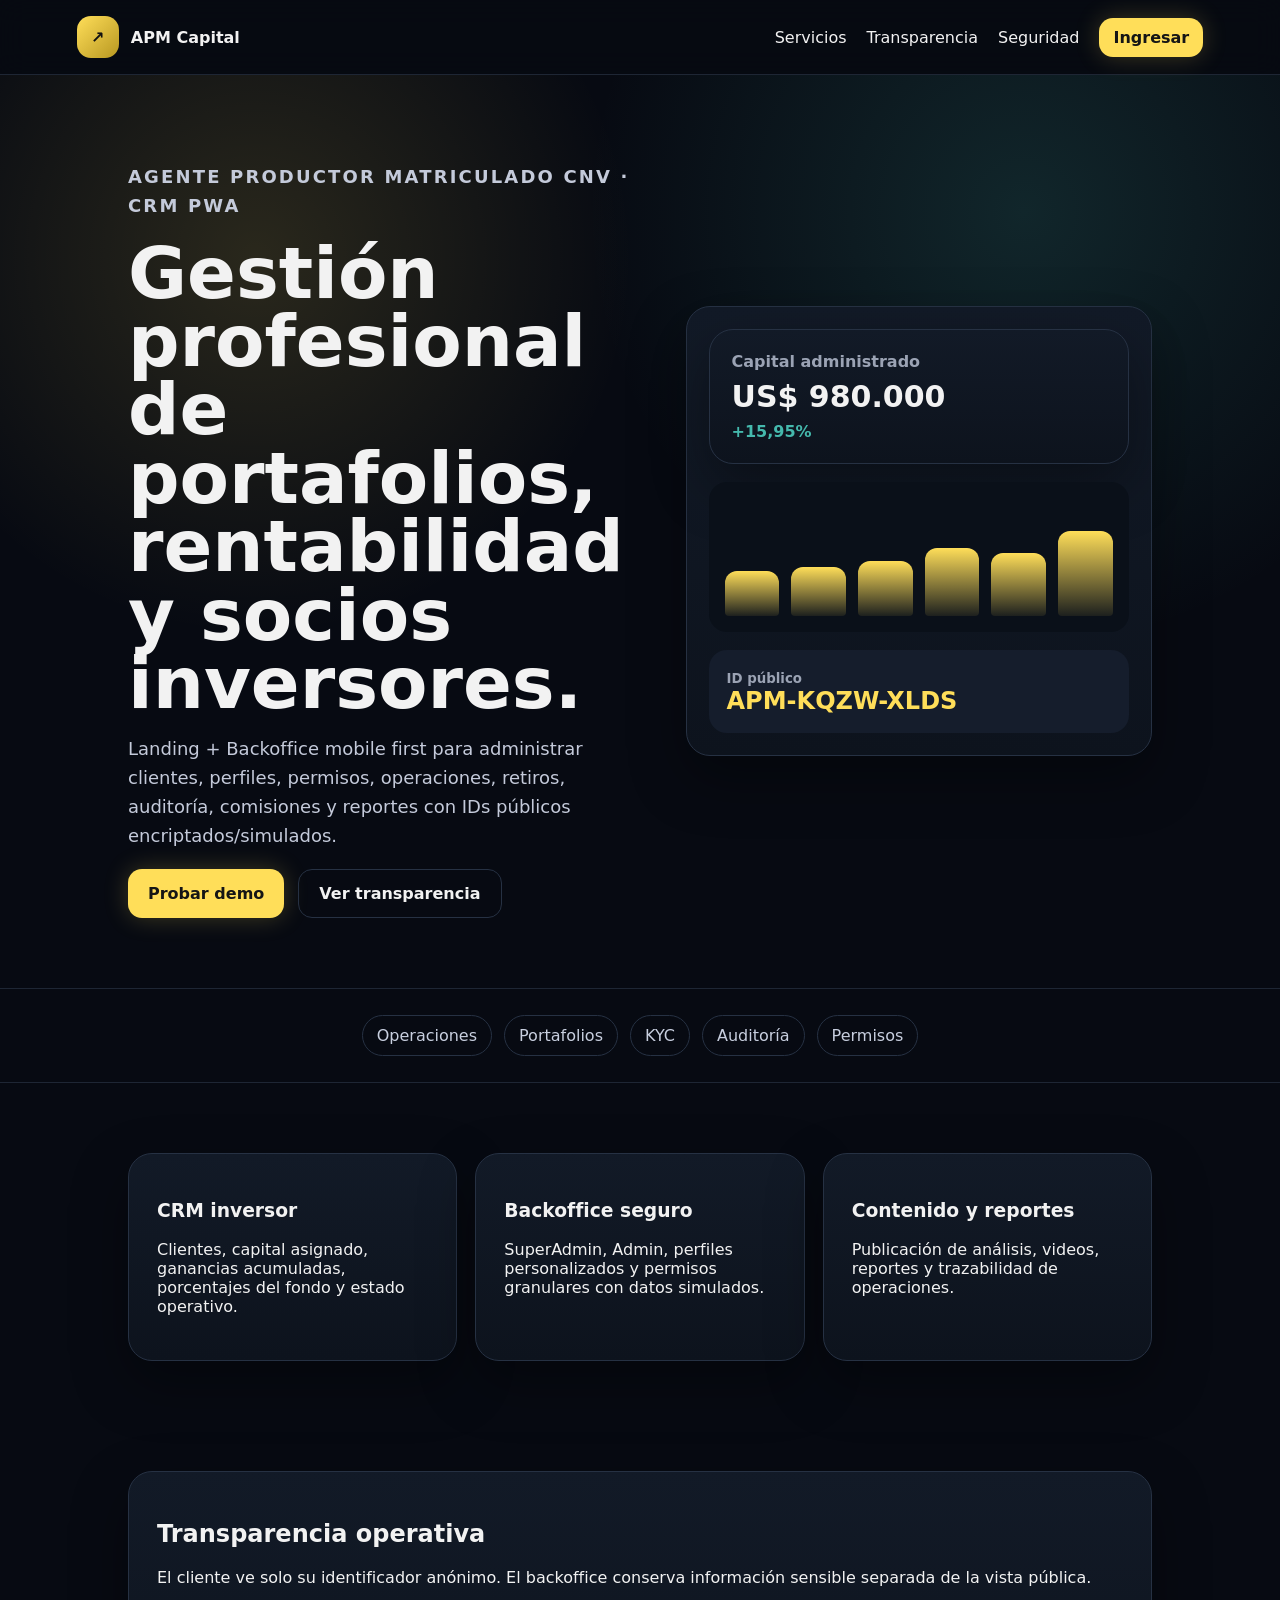
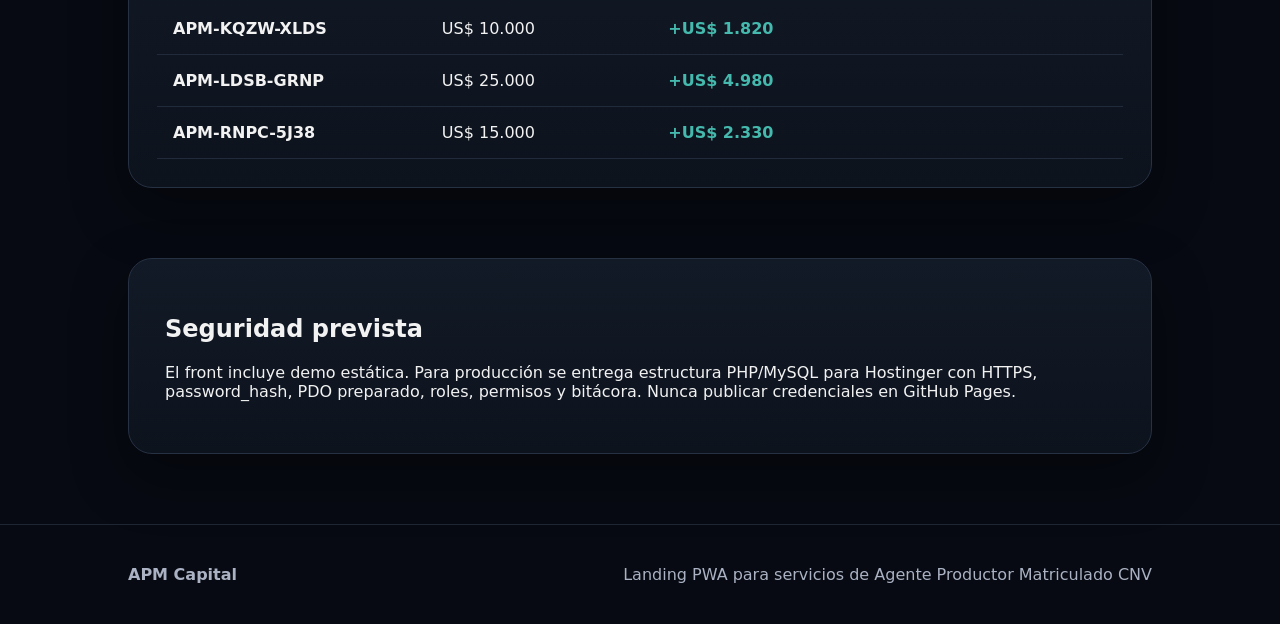
<file: investor-crm-pwa/investor-crm-pwa/index.html>
<!doctype html><html lang="es"><head><meta charset="utf-8"><meta name="viewport" content="width=device-width,initial-scale=1"><title>APM Investor CRM</title><meta name="theme-color" content="#191919"><link rel="manifest" href="manifest.webmanifest"><link rel="stylesheet" href="assets/css/styles.css"></head><body>
<header class="top"><a class="brand"><span>↗</span><b>APM Capital</b></a><button id="menuBtn" class="ghost">☰</button><nav id="nav"><a href="#servicios">Servicios</a><a href="#transparencia">Transparencia</a><a href="#seguridad">Seguridad</a><a href="backoffice.html" class="btn small">Ingresar</a></nav></header>
<main>
<section class="hero"><div><p class="eyebrow">Agente Productor Matriculado CNV · CRM PWA</p><h1>Gestión profesional de portafolios, rentabilidad y socios inversores.</h1><p>Landing + Backoffice mobile first para administrar clientes, perfiles, permisos, operaciones, retiros, auditoría, comisiones y reportes con IDs públicos encriptados/simulados.</p><div class="actions"><a class="btn" href="backoffice.html">Probar demo</a><a class="btn outline" href="#transparencia">Ver transparencia</a></div></div><div class="phone"><div class="card kpi"><span>Capital administrado</span><strong>US$ 980.000</strong><em>+15,95%</em></div><div class="chart"><i style="height:38%"></i><i style="height:42%"></i><i style="height:47%"></i><i style="height:58%"></i><i style="height:54%"></i><i style="height:72%"></i></div><div class="idbox"><small>ID público</small><b>APM-KQZW-XLDS</b></div></div></section>
<section class="logos"><span>Operaciones</span><span>Portafolios</span><span>KYC</span><span>Auditoría</span><span>Permisos</span></section>
<section id="servicios" class="grid"><article><h3>CRM inversor</h3><p>Clientes, capital asignado, ganancias acumuladas, porcentajes del fondo y estado operativo.</p></article><article><h3>Backoffice seguro</h3><p>SuperAdmin, Admin, perfiles personalizados y permisos granulares con datos simulados.</p></article><article><h3>Contenido y reportes</h3><p>Publicación de análisis, videos, reportes y trazabilidad de operaciones.</p></article></section>
<section id="transparencia" class="panel"><div><h2>Transparencia operativa</h2><p>El cliente ve solo su identificador anónimo. El backoffice conserva información sensible separada de la vista pública.</p></div><div class="table"><p><b>APM-KQZW-XLDS</b><span>US$ 10.000</span><span class="green">+US$ 1.820</span></p><p><b>APM-LDSB-GRNP</b><span>US$ 25.000</span><span class="green">+US$ 4.980</span></p><p><b>APM-RNPC-5J38</b><span>US$ 15.000</span><span class="green">+US$ 2.330</span></p></div></section>
<section id="seguridad" class="security"><h2>Seguridad prevista</h2><p>El front incluye demo estática. Para producción se entrega estructura PHP/MySQL para Hostinger con HTTPS, password_hash, PDO preparado, roles, permisos y bitácora. Nunca publicar credenciales en GitHub Pages.</p></section>
</main><footer><b>APM Capital</b><span>Landing PWA para servicios de Agente Productor Matriculado CNV</span></footer><script src="assets/js/app.js"></script></body></html>
</file>
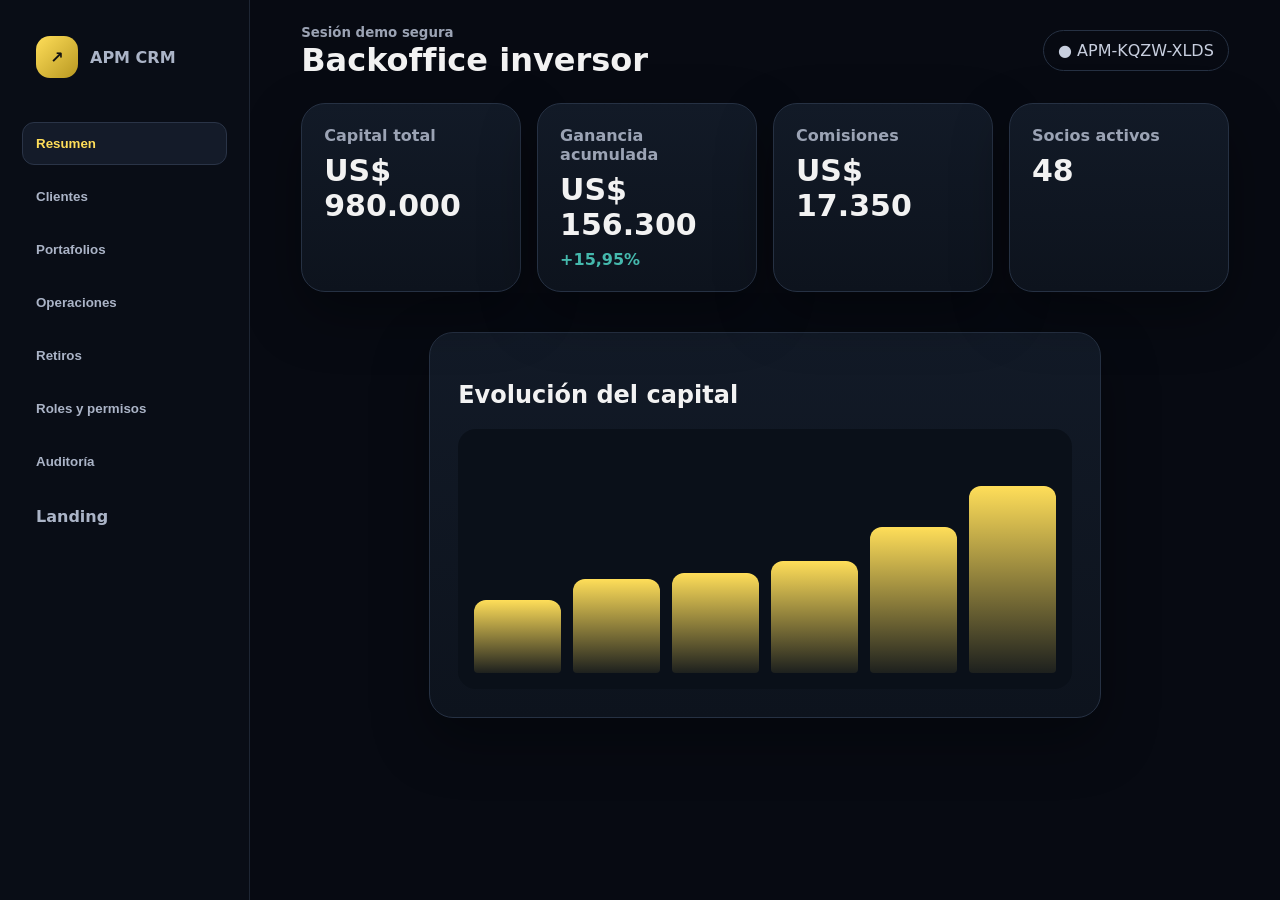
<file: investor-crm-pwa/investor-crm-pwa/backoffice.html>
<!doctype html><html lang="es"><head><meta charset="utf-8"><meta name="viewport" content="width=device-width,initial-scale=1"><title>Backoffice · APM CRM</title><meta name="theme-color" content="#191919"><link rel="manifest" href="manifest.webmanifest"><link rel="stylesheet" href="assets/css/styles.css"></head><body class="app"><aside><a class="brand"><span>↗</span><b>APM CRM</b></a><nav><button data-tab="resumen" class="active">Resumen</button><button data-tab="clientes">Clientes</button><button data-tab="portfolio">Portafolios</button><button data-tab="operaciones">Operaciones</button><button data-tab="retiros">Retiros</button><button data-tab="roles">Roles y permisos</button><button data-tab="auditoria">Auditoría</button><a href="index.html">Landing</a></nav></aside><main class="dash"><header class="dashTop"><div><small>Sesión demo segura</small><h1>Backoffice inversor</h1></div><div class="pill">● APM-KQZW-XLDS</div></header><section id="resumen" class="tab on"><div class="cards"><div class="card"><span>Capital total</span><strong>US$ 980.000</strong></div><div class="card"><span>Ganancia acumulada</span><strong>US$ 156.300</strong><em>+15,95%</em></div><div class="card"><span>Comisiones</span><strong>US$ 17.350</strong></div><div class="card"><span>Socios activos</span><strong>48</strong></div></div><div class="panel"><h2>Evolución del capital</h2><div class="chart big"><i style="height:32%"></i><i style="height:41%"></i><i style="height:44%"></i><i style="height:49%"></i><i style="height:64%"></i><i style="height:82%"></i></div></div></section><section id="clientes" class="tab"><h2>Socios inversores</h2><div class="toolbar"><input id="search" placeholder="Buscar socio, email o ID"><button class="btn small">+ Invitar</button></div><div class="table data" id="clientTable"></div></section><section id="portfolio" class="tab"><h2>Portafolios</h2><div class="grid" id="portfolioCards"></div></section><section id="operaciones" class="tab"><h2>Operaciones recientes</h2><div class="form"><input placeholder="Activo" value="EUR/USD"><select><option>LONG</option><option>SHORT</option></select><input placeholder="Monto" value="5000"><button class="btn">Abrir operación</button></div><div class="table data" id="opsTable"></div></section><section id="retiros" class="tab"><h2>Cola de retiros</h2><div class="table data" id="withdrawTable"></div></section><section id="roles" class="tab"><h2>Perfiles y permisos</h2><div class="grid" id="rolesGrid"></div><div class="form"><input placeholder="Nuevo perfil"><input placeholder="Permisos: clientes.ver, operaciones.crear"><button class="btn">Crear perfil</button></div></section><section id="auditoria" class="tab"><h2>Bitácora de eventos</h2><div class="timeline" id="auditLog"></div></section></main><script src="assets/js/app.js"></script><script src="assets/js/backoffice.js"></script></body></html>
</file>
<file: investor-crm-pwa/investor-crm-pwa/assets/css/styles.css>
:root{--black:#191919;--white:#f2f2f2;--aqua:#45b9ad;--gold:#ffde59;--muted:#9ba3b4;--card:#101722;--line:#263143}*{box-sizing:border-box}body{margin:0;background:#070a12;color:var(--white);font-family:Inter,system-ui,Segoe UI,Arial,sans-serif}a{color:inherit;text-decoration:none}.top{position:sticky;top:0;z-index:5;display:flex;align-items:center;justify-content:space-between;padding:16px 6vw;background:rgba(7,10,18,.9);backdrop-filter:blur(14px);border-bottom:1px solid #1e2634}.brand{display:flex;align-items:center;gap:12px;font-weight:900}.brand span{display:grid;place-items:center;width:42px;height:42px;border-radius:14px;background:linear-gradient(135deg,var(--gold),#b89821);color:#111}nav{display:flex;gap:20px;align-items:center}.ghost{display:none}.btn{display:inline-flex;align-items:center;justify-content:center;border:0;border-radius:14px;padding:14px 20px;background:var(--gold);color:#151515;font-weight:900;box-shadow:0 0 24px rgba(255,222,89,.22);cursor:pointer}.btn.outline{background:transparent;color:var(--white);border:1px solid var(--line);box-shadow:none}.btn.small{padding:10px 14px}.hero{display:grid;grid-template-columns:1.05fr .95fr;gap:42px;align-items:center;min-height:78vh;padding:70px 10vw;background:radial-gradient(circle at 80% 15%,rgba(69,185,173,.16),transparent 34%),radial-gradient(circle at 20% 20%,rgba(255,222,89,.14),transparent 30%)}.eyebrow{color:var(--gold);font-weight:800;text-transform:uppercase;letter-spacing:.12em}.hero h1{font-size:clamp(38px,7vw,72px);line-height:.95;margin:10px 0}.hero p{color:#c4cada;font-size:18px;line-height:1.6}.actions{display:flex;gap:14px;flex-wrap:wrap}.phone,.panel,article,.card,.security{border:1px solid var(--line);background:linear-gradient(180deg,#121a27,#0d131d);border-radius:24px;box-shadow:0 22px 55px rgba(0,0,0,.35)}.phone{padding:22px;min-height:420px;display:grid;gap:18px;align-content:center}.card{padding:22px}.card span,small{color:var(--muted);font-weight:700}.card strong{display:block;font-size:30px;margin:8px 0}.card em,.green{color:var(--aqua);font-style:normal;font-weight:800}.chart{height:150px;display:flex;gap:12px;align-items:end;padding:16px;background:#0a1019;border-radius:18px}.chart i{flex:1;border-radius:12px 12px 4px 4px;background:linear-gradient(180deg,var(--gold),rgba(255,222,89,.08))}.chart.big{height:260px}.idbox{padding:18px;border-radius:18px;background:#151d2c}.idbox b{display:block;color:var(--gold);font-size:24px}.logos{display:flex;justify-content:center;gap:12px;flex-wrap:wrap;padding:26px 6vw;border-block:1px solid #1e2634}.logos span,.pill{border:1px solid var(--line);border-radius:999px;padding:10px 14px;color:#c8cfdf}.grid{display:grid;grid-template-columns:repeat(3,1fr);gap:18px;padding:70px 10vw}article{padding:28px}.panel{margin:40px 10vw;padding:28px}.table{width:100%;overflow:auto}.table p,.row{display:grid;grid-template-columns:1.2fr 1fr 1fr 1fr;gap:14px;align-items:center;margin:0;padding:16px;border-bottom:1px solid #202a3a}.security{margin:70px 10vw;padding:36px}footer{padding:40px 10vw;color:#aab2c3;border-top:1px solid #1e2634;display:flex;justify-content:space-between;gap:20px}.app{display:grid;grid-template-columns:250px 1fr;min-height:100vh}aside{position:sticky;top:0;height:100vh;padding:22px;background:#090d16;border-right:1px solid #1e2634}aside nav{margin-top:30px;display:grid;gap:10px}aside button,aside a{padding:13px;border:1px solid transparent;background:transparent;color:#abb4c7;text-align:left;border-radius:12px;font-weight:800;cursor:pointer}aside .active,aside button:hover{background:#141b29;color:var(--gold);border-color:#2a3447}.dash{padding:22px 4vw}.dashTop{display:flex;justify-content:space-between;align-items:center;margin-bottom:24px}.dash h1{margin:0}.cards{display:grid;grid-template-columns:repeat(4,1fr);gap:16px;margin-bottom:18px}.tab{display:none}.tab.on{display:block}.toolbar,.form{display:flex;gap:12px;flex-wrap:wrap;margin:16px 0}input,select,textarea{width:100%;max-width:360px;padding:14px 16px;border-radius:12px;border:1px solid var(--line);background:#141b2b;color:var(--white)}.data{background:#101722;border:1px solid var(--line);border-radius:18px}.badge{display:inline-block;border-radius:999px;padding:7px 10px;background:rgba(69,185,173,.14);color:var(--aqua);font-weight:900}.badgew{background:rgba(255,222,89,.12);color:var(--gold)}.timeline div{padding:18px;margin:12px 0;background:#111827;border:1px solid var(--line);border-radius:14px}.timeline b{color:var(--gold)}@media(max-width:860px){.top nav{display:none;position:absolute;left:4vw;right:4vw;top:70px;padding:16px;background:#101722;border:1px solid var(--line);border-radius:18px;flex-direction:column}.top nav.open{display:flex}.ghost{display:block;background:#111827;border:1px solid var(--line);color:white;border-radius:12px;padding:10px}.hero,.grid{grid-template-columns:1fr;padding:45px 5vw}.cards{grid-template-columns:1fr 1fr}.app{display:block}aside{height:auto;position:relative}aside nav{grid-template-columns:1fr 1fr}.dashTop{display:grid;gap:12px}.table p,.row{grid-template-columns:1fr;gap:7px}footer{display:grid}.phone{min-height:auto}}@media(max-width:520px){.cards{grid-template-columns:1fr}.hero h1{font-size:40px}.card strong{font-size:26px}}
</file>
